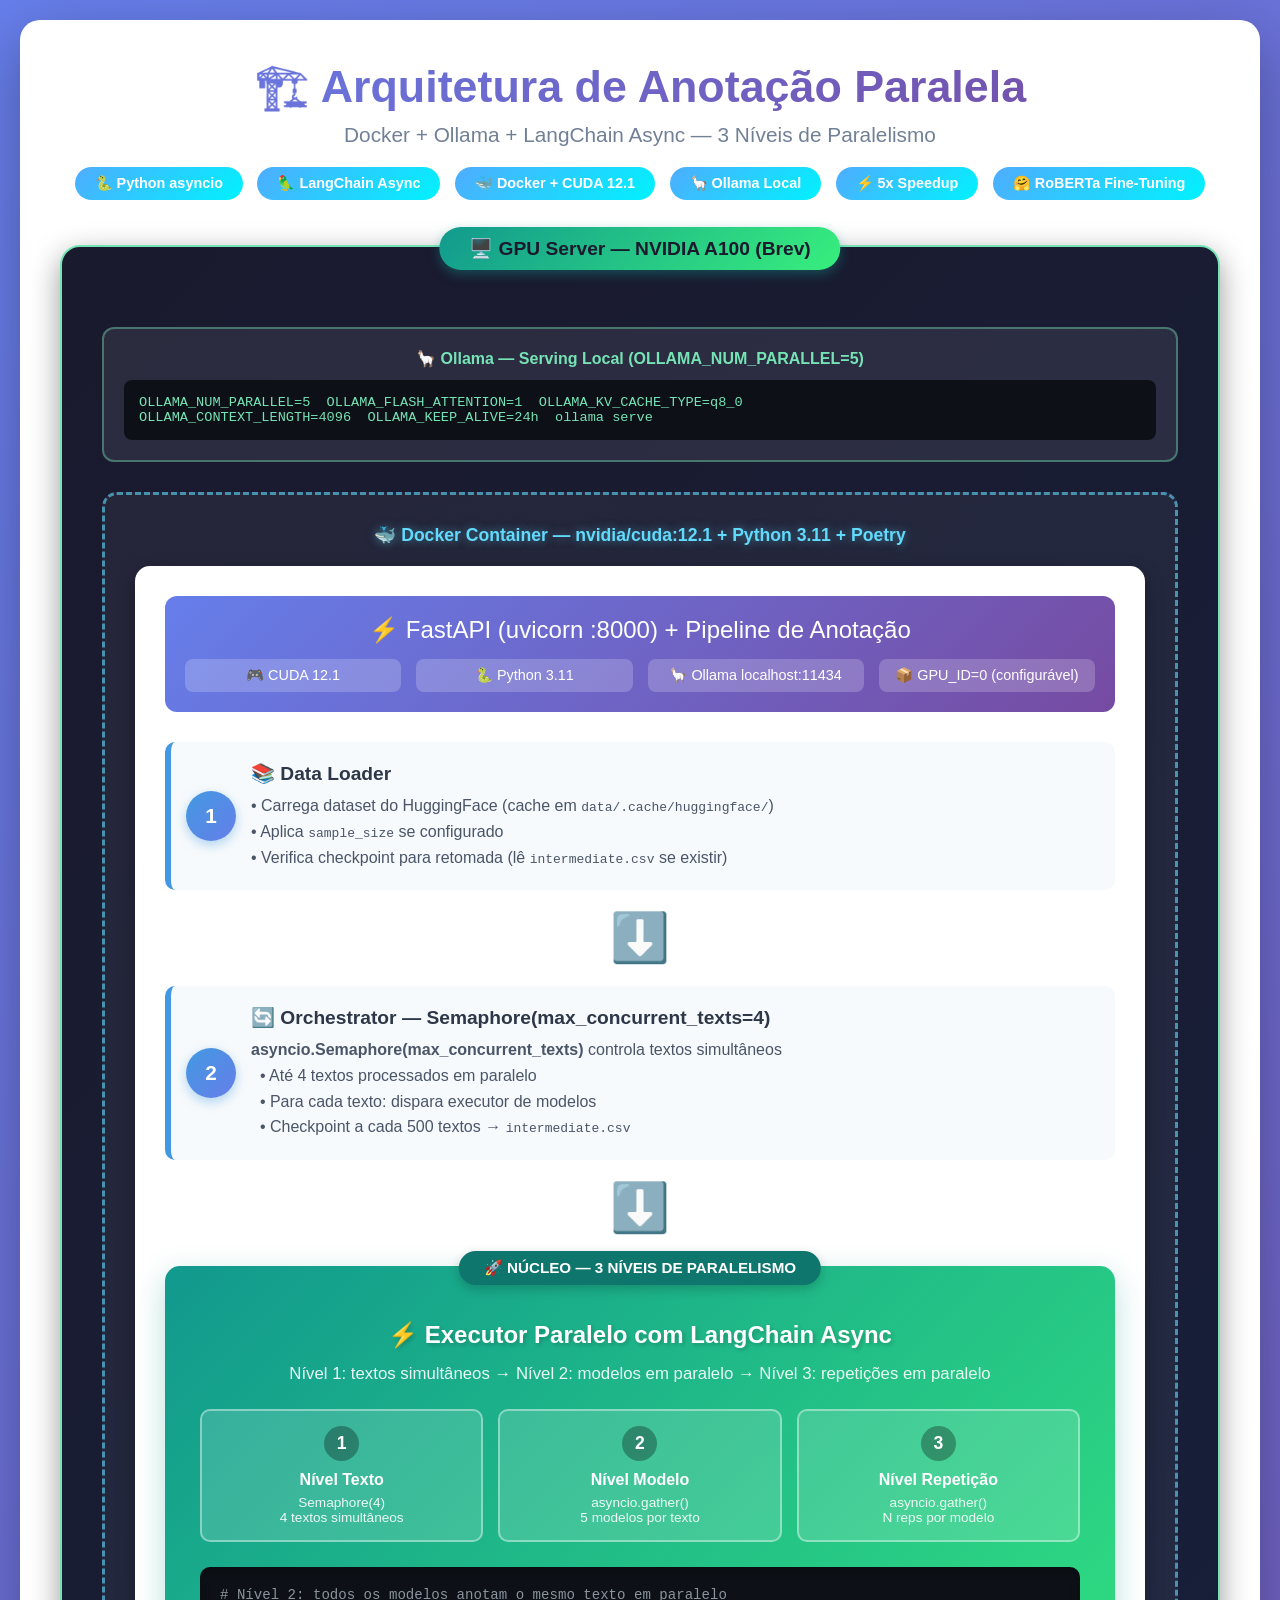
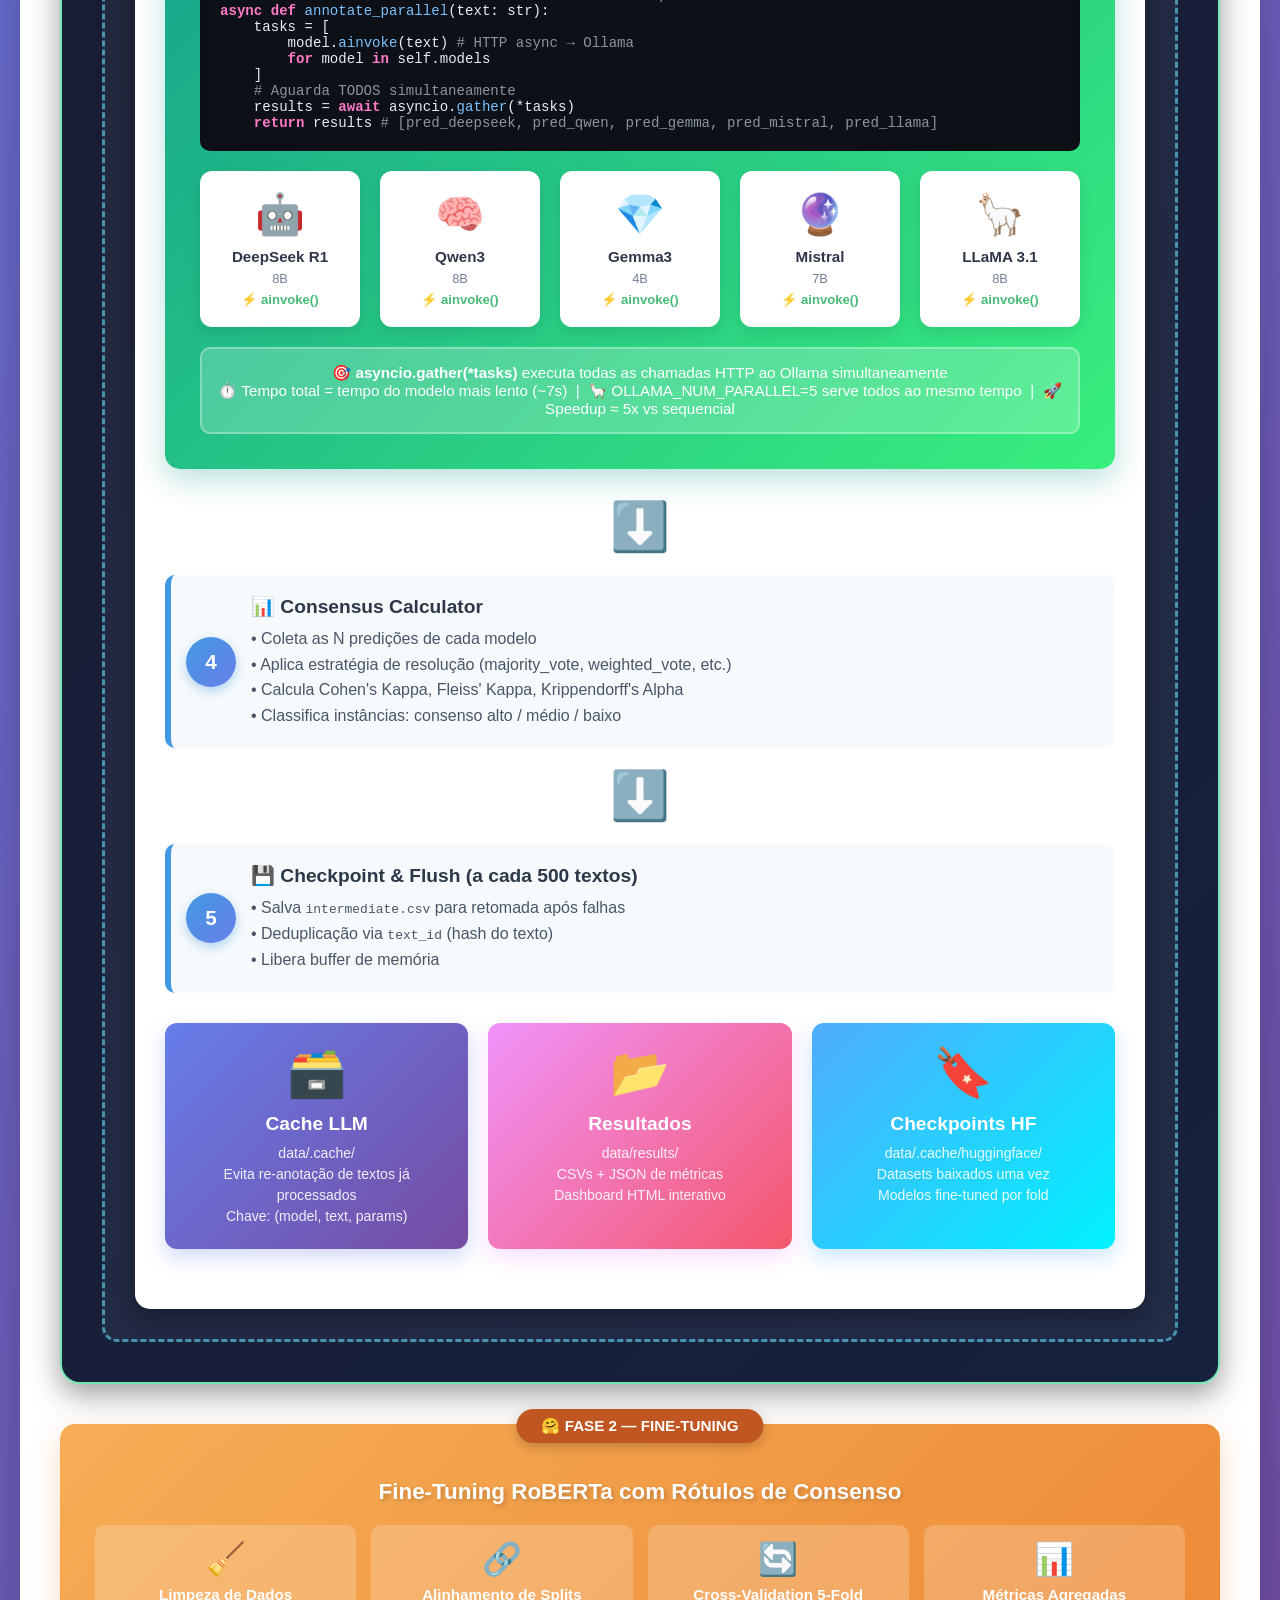
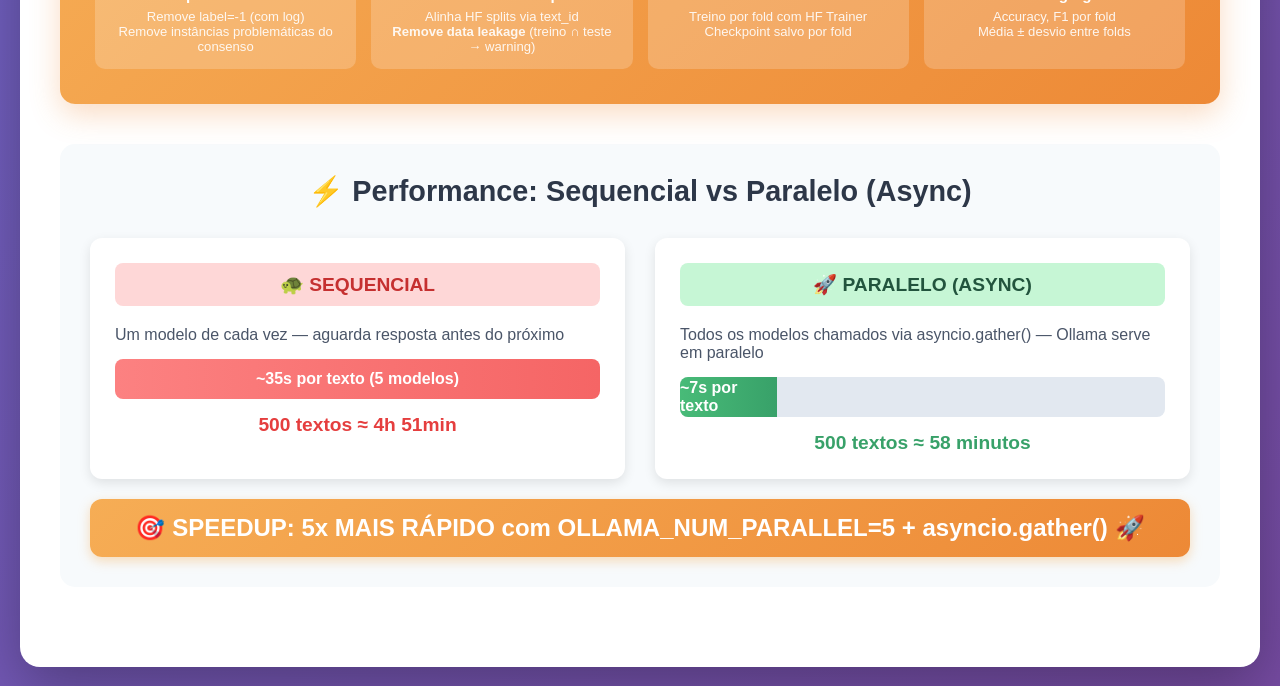
<file: docs/pipeline.html>
<!DOCTYPE html>
<html lang="pt-BR">
<head>
    <meta charset="UTF-8">
    <meta name="viewport" content="width=device-width, initial-scale=1.0">
    <title>Arquitetura de Anotação Paralela - Docker + Ollama + LangChain Async</title>
    <style>
        * {
            margin: 0;
            padding: 0;
            box-sizing: border-box;
        }

        body {
            font-family: 'Segoe UI', Tahoma, Geneva, Verdana, sans-serif;
            background: linear-gradient(135deg, #667eea 0%, #764ba2 100%);
            padding: 20px;
            min-height: 100vh;
        }

        .container {
            max-width: 1600px;
            margin: 0 auto;
            background: white;
            border-radius: 20px;
            padding: 40px;
            box-shadow: 0 20px 60px rgba(0,0,0,0.3);
        }

        h1 {
            text-align: center;
            color: #2d3748;
            font-size: 2.8em;
            margin-bottom: 10px;
            background: linear-gradient(135deg, #667eea 0%, #764ba2 100%);
            -webkit-background-clip: text;
            -webkit-text-fill-color: transparent;
        }

        .subtitle {
            text-align: center;
            color: #718096;
            font-size: 1.3em;
            margin-bottom: 15px;
        }

        .tech-badge {
            display: inline-block;
            background: linear-gradient(135deg, #4facfe 0%, #00f2fe 100%);
            color: white;
            padding: 8px 20px;
            border-radius: 20px;
            font-weight: bold;
            margin: 5px;
            font-size: 0.9em;
        }

        .badges-container {
            text-align: center;
            margin-bottom: 40px;
        }

        /* GPU SERVER CONTAINER */
        .gpu-server {
            background: linear-gradient(135deg, #1a1a2e 0%, #16213e 100%);
            border-radius: 20px;
            padding: 40px;
            margin-bottom: 40px;
            position: relative;
            box-shadow: 0 10px 30px rgba(0,0,0,0.4);
            border: 2px solid #76e3b5;
        }

        .server-label {
            position: absolute;
            top: -20px;
            left: 50%;
            transform: translateX(-50%);
            background: linear-gradient(135deg, #11998e 0%, #38ef7d 100%);
            color: #1a1a2e;
            padding: 10px 30px;
            border-radius: 25px;
            font-weight: bold;
            font-size: 1.2em;
            box-shadow: 0 4px 12px rgba(17, 153, 142, 0.4);
            white-space: nowrap;
        }

        /* DOCKER CONTAINER */
        .docker-container {
            background: rgba(255,255,255,0.05);
            border: 3px dashed rgba(97, 218, 251, 0.6);
            border-radius: 15px;
            padding: 30px;
            margin-top: 30px;
        }

        .docker-label {
            color: #61dafb;
            font-weight: bold;
            font-size: 1.1em;
            margin-bottom: 20px;
            text-align: center;
            text-shadow: 0 0 10px rgba(97, 218, 251, 0.5);
        }

        /* OLLAMA SECTION */
        .ollama-section {
            background: rgba(255,255,255,0.08);
            border: 2px solid rgba(118, 227, 181, 0.4);
            border-radius: 12px;
            padding: 20px;
            margin-bottom: 25px;
        }

        .ollama-label {
            color: #76e3b5;
            font-weight: bold;
            font-size: 1em;
            margin-bottom: 12px;
            text-align: center;
        }

        .ollama-config {
            background: #0d1117;
            border-radius: 8px;
            padding: 15px;
            font-family: 'Courier New', monospace;
            font-size: 0.85em;
            color: #76e3b5;
            overflow-x: auto;
        }

        /* TASK CONTAINER */
        .task-container {
            background: white;
            border-radius: 15px;
            padding: 30px;
            box-shadow: 0 8px 20px rgba(0,0,0,0.3);
        }

        .task-header {
            background: linear-gradient(135deg, #667eea 0%, #764ba2 100%);
            color: white;
            padding: 20px;
            border-radius: 12px;
            text-align: center;
            margin-bottom: 30px;
        }

        .task-specs {
            display: grid;
            grid-template-columns: repeat(4, 1fr);
            gap: 15px;
            margin-top: 15px;
            font-size: 0.9em;
        }

        .spec-item {
            background: rgba(255,255,255,0.2);
            padding: 8px;
            border-radius: 8px;
            text-align: center;
        }

        /* FLUXO PRINCIPAL */
        .main-flow {
            margin-top: 30px;
        }

        .flow-step {
            background: #f7fafc;
            border-left: 6px solid #4299e1;
            padding: 20px;
            padding-left: 80px;
            margin: 20px 0;
            border-radius: 10px;
            position: relative;
            transition: all 0.3s ease;
        }

        .flow-step:hover {
            background: #edf2f7;
            transform: translateX(10px);
        }

        .step-number {
            position: absolute;
            left: 15px;
            top: 50%;
            transform: translateY(-50%);
            background: linear-gradient(135deg, #4299e1 0%, #667eea 100%);
            color: white;
            width: 50px;
            height: 50px;
            border-radius: 50%;
            display: flex;
            align-items: center;
            justify-content: center;
            font-weight: bold;
            font-size: 1.3em;
            box-shadow: 0 4px 12px rgba(66, 153, 225, 0.4);
        }

        .step-title {
            font-weight: bold;
            font-size: 1.2em;
            color: #2d3748;
            margin-bottom: 8px;
        }

        .step-description {
            color: #4a5568;
            line-height: 1.6;
        }

        /* ASYNC PARALELO - NÚCLEO DA ARQUITETURA */
        .async-container {
            background: linear-gradient(135deg, #11998e 0%, #38ef7d 100%);
            border-radius: 15px;
            padding: 35px;
            margin: 30px 0;
            box-shadow: 0 10px 30px rgba(17, 153, 142, 0.3);
            position: relative;
        }

        .async-badge {
            position: absolute;
            top: -15px;
            left: 50%;
            transform: translateX(-50%);
            background: #0f766e;
            color: white;
            padding: 8px 25px;
            border-radius: 20px;
            font-weight: bold;
            font-size: 0.95em;
            box-shadow: 0 4px 12px rgba(0,0,0,0.2);
            white-space: nowrap;
        }

        .async-title {
            text-align: center;
            color: white;
            font-weight: bold;
            font-size: 1.5em;
            margin: 20px 0 15px 0;
            text-shadow: 2px 2px 4px rgba(0,0,0,0.2);
        }

        .async-subtitle {
            text-align: center;
            color: rgba(255,255,255,0.9);
            margin-bottom: 25px;
            font-size: 1.05em;
        }

        /* NÍVEIS DE PARALELISMO */
        .parallelism-levels {
            display: grid;
            grid-template-columns: repeat(3, 1fr);
            gap: 15px;
            margin-bottom: 25px;
        }

        .level-box {
            background: rgba(255,255,255,0.15);
            border: 2px solid rgba(255,255,255,0.4);
            border-radius: 10px;
            padding: 15px;
            text-align: center;
            color: white;
        }

        .level-number {
            background: rgba(0,0,0,0.3);
            width: 35px;
            height: 35px;
            border-radius: 50%;
            display: flex;
            align-items: center;
            justify-content: center;
            font-weight: bold;
            font-size: 1.1em;
            margin: 0 auto 10px;
        }

        .level-title {
            font-weight: bold;
            font-size: 1em;
            margin-bottom: 6px;
        }

        .level-desc {
            font-size: 0.85em;
            opacity: 0.9;
        }

        /* MODELOS EM ASYNC */
        .models-grid {
            display: grid;
            grid-template-columns: repeat(5, 1fr);
            gap: 20px;
            margin-bottom: 20px;
        }

        .model-card {
            background: white;
            border-radius: 12px;
            padding: 20px 12px;
            text-align: center;
            box-shadow: 0 5px 15px rgba(0,0,0,0.1);
            transition: all 0.4s ease;
            position: relative;
            overflow: hidden;
        }

        .model-card::before {
            content: '';
            position: absolute;
            top: 0;
            left: -100%;
            width: 100%;
            height: 100%;
            background: linear-gradient(90deg, transparent, rgba(255,255,255,0.5), transparent);
            transition: left 0.5s;
        }

        .model-card:hover::before {
            left: 100%;
        }

        .model-card:hover {
            transform: translateY(-8px);
            box-shadow: 0 10px 25px rgba(0,0,0,0.2);
        }

        .model-icon {
            font-size: 2.5em;
            margin-bottom: 10px;
            animation: float 3s ease-in-out infinite;
        }

        @keyframes float {
            0%, 100% { transform: translateY(0); }
            50% { transform: translateY(-10px); }
        }

        .model-card:nth-child(1) .model-icon { animation-delay: 0s; }
        .model-card:nth-child(2) .model-icon { animation-delay: 0.2s; }
        .model-card:nth-child(3) .model-icon { animation-delay: 0.4s; }
        .model-card:nth-child(4) .model-icon { animation-delay: 0.6s; }
        .model-card:nth-child(5) .model-icon { animation-delay: 0.8s; }

        .model-name {
            font-weight: bold;
            color: #2d3748;
            margin-bottom: 6px;
            font-size: 0.95em;
        }

        .model-size {
            color: #718096;
            font-size: 0.8em;
            margin-bottom: 6px;
        }

        .model-status {
            color: #48bb78;
            font-size: 0.82em;
            font-weight: 600;
        }

        .async-note {
            background: rgba(255,255,255,0.2);
            border-radius: 10px;
            padding: 15px;
            color: white;
            text-align: center;
            margin-top: 20px;
            font-size: 0.95em;
            border: 2px solid rgba(255,255,255,0.3);
        }

        /* CÓDIGO ASYNC */
        .code-block {
            background: #0d1117;
            color: #e6edf3;
            padding: 20px;
            border-radius: 10px;
            font-family: 'Courier New', monospace;
            font-size: 0.88em;
            overflow-x: auto;
            margin: 20px 0;
            box-shadow: inset 0 2px 10px rgba(0,0,0,0.3);
        }

        .code-comment { color: #8b949e; }
        .code-keyword { color: #ff79c6; font-weight: bold; }
        .code-function { color: #79c0ff; }
        .code-string { color: #a5d6ff; }
        .code-number { color: #f8c555; }

        /* SETAS E CONECTORES */
        .arrow-down {
            text-align: center;
            font-size: 3em;
            color: #4299e1;
            margin: 15px 0;
            animation: bounce 2s infinite;
        }

        @keyframes bounce {
            0%, 100% { transform: translateY(0); }
            50% { transform: translateY(-15px); }
        }

        /* STORAGE */
        .storage-section {
            display: grid;
            grid-template-columns: repeat(3, 1fr);
            gap: 20px;
            margin: 30px 0;
        }

        .storage-box {
            border-radius: 12px;
            padding: 22px;
            color: white;
            text-align: center;
            transition: transform 0.3s ease;
        }

        .storage-box:hover {
            transform: scale(1.05);
        }

        .storage-box.cache {
            background: linear-gradient(135deg, #667eea 0%, #764ba2 100%);
            box-shadow: 0 8px 20px rgba(102, 126, 234, 0.3);
        }

        .storage-box.results {
            background: linear-gradient(135deg, #f093fb 0%, #f5576c 100%);
            box-shadow: 0 8px 20px rgba(240, 147, 251, 0.3);
        }

        .storage-box.checkpoints {
            background: linear-gradient(135deg, #4facfe 0%, #00f2fe 100%);
            box-shadow: 0 8px 20px rgba(79, 172, 254, 0.3);
        }

        .storage-icon {
            font-size: 3em;
            margin-bottom: 12px;
        }

        .storage-title {
            font-weight: bold;
            font-size: 1.2em;
            margin-bottom: 8px;
        }

        .storage-desc {
            font-size: 0.88em;
            opacity: 0.9;
            line-height: 1.5;
        }

        /* FINE-TUNING SECTION */
        .finetune-section {
            background: linear-gradient(135deg, #f6ad55 0%, #ed8936 100%);
            border-radius: 15px;
            padding: 35px;
            margin: 30px 0;
            box-shadow: 0 10px 30px rgba(237, 137, 54, 0.3);
            position: relative;
        }

        .finetune-badge {
            position: absolute;
            top: -15px;
            left: 50%;
            transform: translateX(-50%);
            background: #c05621;
            color: white;
            padding: 8px 25px;
            border-radius: 20px;
            font-weight: bold;
            font-size: 0.95em;
            box-shadow: 0 4px 12px rgba(0,0,0,0.2);
        }

        .finetune-title {
            text-align: center;
            color: white;
            font-weight: bold;
            font-size: 1.4em;
            margin: 20px 0 20px 0;
            text-shadow: 2px 2px 4px rgba(0,0,0,0.2);
        }

        .finetune-grid {
            display: grid;
            grid-template-columns: repeat(4, 1fr);
            gap: 15px;
            margin-top: 20px;
        }

        .finetune-step {
            background: rgba(255,255,255,0.2);
            border-radius: 10px;
            padding: 15px;
            color: white;
            text-align: center;
        }

        .finetune-step-icon {
            font-size: 2em;
            margin-bottom: 8px;
        }

        .finetune-step-title {
            font-weight: bold;
            font-size: 0.95em;
            margin-bottom: 6px;
        }

        .finetune-step-desc {
            font-size: 0.82em;
            opacity: 0.9;
        }

        /* TIMELINE DE PERFORMANCE */
        .performance-section {
            background: #f7fafc;
            border-radius: 15px;
            padding: 30px;
            margin: 40px 0;
        }

        .performance-title {
            text-align: center;
            font-size: 1.8em;
            color: #2d3748;
            margin-bottom: 30px;
            font-weight: bold;
        }

        .comparison {
            display: grid;
            grid-template-columns: repeat(2, 1fr);
            gap: 30px;
        }

        .comparison-box {
            background: white;
            border-radius: 12px;
            padding: 25px;
            box-shadow: 0 4px 12px rgba(0,0,0,0.1);
        }

        .comparison-label {
            text-align: center;
            font-weight: bold;
            font-size: 1.2em;
            margin-bottom: 20px;
            padding: 10px;
            border-radius: 8px;
        }

        .sequential-label { background: #fed7d7; color: #c53030; }
        .parallel-label { background: #c6f6d5; color: #22543d; }

        .time-bar {
            background: #e2e8f0;
            height: 40px;
            border-radius: 8px;
            margin: 10px 0;
            position: relative;
            overflow: hidden;
        }

        .time-fill {
            height: 100%;
            display: flex;
            align-items: center;
            justify-content: center;
            color: white;
            font-weight: bold;
            transition: width 2s ease;
        }

        .sequential-fill {
            background: linear-gradient(90deg, #fc8181 0%, #f56565 100%);
            width: 100%;
        }

        .parallel-fill {
            background: linear-gradient(90deg, #48bb78 0%, #38a169 100%);
            width: 20%;
        }

        .speedup-badge {
            text-align: center;
            background: linear-gradient(135deg, #f6ad55 0%, #ed8936 100%);
            color: white;
            padding: 15px;
            border-radius: 12px;
            font-size: 1.5em;
            font-weight: bold;
            margin-top: 20px;
            box-shadow: 0 4px 12px rgba(246, 173, 85, 0.4);
        }

        /* RESPONSIVE */
        @media (max-width: 1200px) {
            .models-grid { grid-template-columns: repeat(3, 1fr); }
            .finetune-grid { grid-template-columns: repeat(2, 1fr); }
            .task-specs { grid-template-columns: repeat(2, 1fr); }
        }

        @media (max-width: 768px) {
            .models-grid { grid-template-columns: repeat(2, 1fr); }
            .comparison { grid-template-columns: 1fr; }
            .storage-section { grid-template-columns: 1fr; }
            .parallelism-levels { grid-template-columns: 1fr; }
        }
    </style>
</head>
<body>
    <div class="container">
        <h1>🏗️ Arquitetura de Anotação Paralela</h1>
        <div class="subtitle">Docker + Ollama + LangChain Async — 3 Níveis de Paralelismo</div>

        <div class="badges-container">
            <span class="tech-badge">🐍 Python asyncio</span>
            <span class="tech-badge">🦜 LangChain Async</span>
            <span class="tech-badge">🐳 Docker + CUDA 12.1</span>
            <span class="tech-badge">🦙 Ollama Local</span>
            <span class="tech-badge">⚡ 5x Speedup</span>
            <span class="tech-badge">🤗 RoBERTa Fine-Tuning</span>
        </div>

        <!-- GPU SERVER -->
        <div class="gpu-server">
            <div class="server-label">🖥️ GPU Server — NVIDIA A100 (Brev)</div>

            <!-- OLLAMA CONFIG -->
            <div class="ollama-section" style="margin-top: 40px;">
                <div class="ollama-label">🦙 Ollama — Serving Local (OLLAMA_NUM_PARALLEL=5)</div>
                <div class="ollama-config">
OLLAMA_NUM_PARALLEL=5 &nbsp;OLLAMA_FLASH_ATTENTION=1 &nbsp;OLLAMA_KV_CACHE_TYPE=q8_0<br>
OLLAMA_CONTEXT_LENGTH=4096 &nbsp;OLLAMA_KEEP_ALIVE=24h &nbsp;ollama serve
                </div>
            </div>

            <!-- DOCKER CONTAINER -->
            <div class="docker-container">
                <div class="docker-label">🐳 Docker Container — nvidia/cuda:12.1 + Python 3.11 + Poetry</div>

                <!-- TASK CONTAINER -->
                <div class="task-container">
                    <div class="task-header">
                        <div style="font-size: 1.5em; margin-bottom: 10px;">
                            ⚡ FastAPI (uvicorn :8000) + Pipeline de Anotação
                        </div>
                        <div class="task-specs">
                            <div class="spec-item">🎮 CUDA 12.1</div>
                            <div class="spec-item">🐍 Python 3.11</div>
                            <div class="spec-item">🦙 Ollama localhost:11434</div>
                            <div class="spec-item">📦 GPU_ID=0 (configurável)</div>
                        </div>
                    </div>

                    <!-- FLUXO PRINCIPAL -->
                    <div class="main-flow">
                        <!-- STEP 1 -->
                        <div class="flow-step">
                            <div class="step-number">1</div>
                            <div class="step-title">📚 Data Loader</div>
                            <div class="step-description">
                                • Carrega dataset do HuggingFace (cache em <code>data/.cache/huggingface/</code>)<br>
                                • Aplica <code>sample_size</code> se configurado<br>
                                • Verifica checkpoint para retomada (lê <code>intermediate.csv</code> se existir)
                            </div>
                        </div>

                        <div class="arrow-down">⬇️</div>

                        <!-- STEP 2 -->
                        <div class="flow-step">
                            <div class="step-number">2</div>
                            <div class="step-title">🔄 Orchestrator — Semaphore(max_concurrent_texts=4)</div>
                            <div class="step-description">
                                <strong>asyncio.Semaphore(max_concurrent_texts)</strong> controla textos simultâneos<br>
                                &nbsp;&nbsp;• Até 4 textos processados em paralelo<br>
                                &nbsp;&nbsp;• Para cada texto: dispara executor de modelos<br>
                                &nbsp;&nbsp;• Checkpoint a cada 500 textos → <code>intermediate.csv</code>
                            </div>
                        </div>

                        <div class="arrow-down">⬇️</div>

                        <!-- STEP 3 - ASYNC PARALELO -->
                        <div class="async-container">
                            <div class="async-badge">🚀 NÚCLEO — 3 NÍVEIS DE PARALELISMO</div>
                            <div class="async-title">⚡ Executor Paralelo com LangChain Async</div>
                            <div class="async-subtitle">
                                Nível 1: textos simultâneos → Nível 2: modelos em paralelo → Nível 3: repetições em paralelo
                            </div>

                            <!-- NÍVEIS -->
                            <div class="parallelism-levels">
                                <div class="level-box">
                                    <div class="level-number">1</div>
                                    <div class="level-title">Nível Texto</div>
                                    <div class="level-desc">Semaphore(4)<br>4 textos simultâneos</div>
                                </div>
                                <div class="level-box">
                                    <div class="level-number">2</div>
                                    <div class="level-title">Nível Modelo</div>
                                    <div class="level-desc">asyncio.gather()<br>5 modelos por texto</div>
                                </div>
                                <div class="level-box">
                                    <div class="level-number">3</div>
                                    <div class="level-title">Nível Repetição</div>
                                    <div class="level-desc">asyncio.gather()<br>N reps por modelo</div>
                                </div>
                            </div>

                            <div class="code-block">
<span class="code-comment"># Nível 2: todos os modelos anotam o mesmo texto em paralelo</span><br>
<span class="code-keyword">async def</span> <span class="code-function">annotate_parallel</span>(text: str):<br>
&nbsp;&nbsp;&nbsp;&nbsp;tasks = [<br>
&nbsp;&nbsp;&nbsp;&nbsp;&nbsp;&nbsp;&nbsp;&nbsp;model.<span class="code-function">ainvoke</span>(text)  <span class="code-comment"># HTTP async → Ollama</span><br>
&nbsp;&nbsp;&nbsp;&nbsp;&nbsp;&nbsp;&nbsp;&nbsp;<span class="code-keyword">for</span> model <span class="code-keyword">in</span> self.models<br>
&nbsp;&nbsp;&nbsp;&nbsp;]<br>
&nbsp;&nbsp;&nbsp;&nbsp;<span class="code-comment"># Aguarda TODOS simultaneamente</span><br>
&nbsp;&nbsp;&nbsp;&nbsp;results = <span class="code-keyword">await</span> asyncio.<span class="code-function">gather</span>(*tasks)<br>
&nbsp;&nbsp;&nbsp;&nbsp;<span class="code-keyword">return</span> results  <span class="code-comment"># [pred_deepseek, pred_qwen, pred_gemma, pred_mistral, pred_llama]</span>
                            </div>

                            <div class="models-grid">
                                <div class="model-card">
                                    <div class="model-icon">🤖</div>
                                    <div class="model-name">DeepSeek R1</div>
                                    <div class="model-size">8B</div>
                                    <div class="model-status">⚡ ainvoke()</div>
                                </div>
                                <div class="model-card">
                                    <div class="model-icon">🧠</div>
                                    <div class="model-name">Qwen3</div>
                                    <div class="model-size">8B</div>
                                    <div class="model-status">⚡ ainvoke()</div>
                                </div>
                                <div class="model-card">
                                    <div class="model-icon">💎</div>
                                    <div class="model-name">Gemma3</div>
                                    <div class="model-size">4B</div>
                                    <div class="model-status">⚡ ainvoke()</div>
                                </div>
                                <div class="model-card">
                                    <div class="model-icon">🔮</div>
                                    <div class="model-name">Mistral</div>
                                    <div class="model-size">7B</div>
                                    <div class="model-status">⚡ ainvoke()</div>
                                </div>
                                <div class="model-card">
                                    <div class="model-icon">🦙</div>
                                    <div class="model-name">LLaMA 3.1</div>
                                    <div class="model-size">8B</div>
                                    <div class="model-status">⚡ ainvoke()</div>
                                </div>
                            </div>

                            <div class="async-note">
                                <strong>🎯 asyncio.gather(*tasks)</strong> executa todas as chamadas HTTP ao Ollama simultaneamente<br>
                                ⏱️ Tempo total = tempo do modelo mais lento (~7s) &nbsp;|&nbsp;
                                🦙 OLLAMA_NUM_PARALLEL=5 serve todos ao mesmo tempo &nbsp;|&nbsp;
                                🚀 Speedup ≈ 5x vs sequencial
                            </div>
                        </div>

                        <div class="arrow-down">⬇️</div>

                        <!-- STEP 4 -->
                        <div class="flow-step">
                            <div class="step-number">4</div>
                            <div class="step-title">📊 Consensus Calculator</div>
                            <div class="step-description">
                                • Coleta as N predições de cada modelo<br>
                                • Aplica estratégia de resolução (majority_vote, weighted_vote, etc.)<br>
                                • Calcula Cohen's Kappa, Fleiss' Kappa, Krippendorff's Alpha<br>
                                • Classifica instâncias: consenso alto / médio / baixo
                            </div>
                        </div>

                        <div class="arrow-down">⬇️</div>

                        <!-- STEP 5 -->
                        <div class="flow-step">
                            <div class="step-number">5</div>
                            <div class="step-title">💾 Checkpoint &amp; Flush (a cada 500 textos)</div>
                            <div class="step-description">
                                • Salva <code>intermediate.csv</code> para retomada após falhas<br>
                                • Deduplicação via <code>text_id</code> (hash do texto)<br>
                                • Libera buffer de memória
                            </div>
                        </div>
                    </div>

                    <!-- STORAGE -->
                    <div class="storage-section">
                        <div class="storage-box cache">
                            <div class="storage-icon">🗃️</div>
                            <div class="storage-title">Cache LLM</div>
                            <div class="storage-desc">
                                data/.cache/<br>
                                Evita re-anotação de textos já processados<br>
                                Chave: (model, text, params)
                            </div>
                        </div>
                        <div class="storage-box results">
                            <div class="storage-icon">📂</div>
                            <div class="storage-title">Resultados</div>
                            <div class="storage-desc">
                                data/results/<br>
                                CSVs + JSON de métricas<br>
                                Dashboard HTML interativo
                            </div>
                        </div>
                        <div class="storage-box checkpoints">
                            <div class="storage-icon">🔖</div>
                            <div class="storage-title">Checkpoints HF</div>
                            <div class="storage-desc">
                                data/.cache/huggingface/<br>
                                Datasets baixados uma vez<br>
                                Modelos fine-tuned por fold
                            </div>
                        </div>
                    </div>
                </div>
            </div>
        </div>

        <!-- FINE-TUNING SECTION -->
        <div class="finetune-section">
            <div class="finetune-badge">🤗 FASE 2 — FINE-TUNING</div>
            <div class="finetune-title">Fine-Tuning RoBERTa com Rótulos de Consenso</div>

            <div class="finetune-grid">
                <div class="finetune-step">
                    <div class="finetune-step-icon">🧹</div>
                    <div class="finetune-step-title">Limpeza de Dados</div>
                    <div class="finetune-step-desc">Remove label=-1 (com log)<br>Remove instâncias problemáticas do consenso</div>
                </div>
                <div class="finetune-step">
                    <div class="finetune-step-icon">🔗</div>
                    <div class="finetune-step-title">Alinhamento de Splits</div>
                    <div class="finetune-step-desc">Alinha HF splits via text_id<br><strong>Remove data leakage</strong> (treino ∩ teste → warning)</div>
                </div>
                <div class="finetune-step">
                    <div class="finetune-step-icon">🔄</div>
                    <div class="finetune-step-title">Cross-Validation 5-Fold</div>
                    <div class="finetune-step-desc">Treino por fold com HF Trainer<br>Checkpoint salvo por fold</div>
                </div>
                <div class="finetune-step">
                    <div class="finetune-step-icon">📊</div>
                    <div class="finetune-step-title">Métricas Agregadas</div>
                    <div class="finetune-step-desc">Accuracy, F1 por fold<br>Média ± desvio entre folds</div>
                </div>
            </div>
        </div>

        <!-- PERFORMANCE -->
        <div class="performance-section">
            <div class="performance-title">⚡ Performance: Sequencial vs Paralelo (Async)</div>

            <div class="comparison">
                <div class="comparison-box">
                    <div class="comparison-label sequential-label">🐢 SEQUENCIAL</div>
                    <div style="color: #4a5568; margin-bottom: 15px;">
                        Um modelo de cada vez — aguarda resposta antes do próximo
                    </div>
                    <div class="time-bar">
                        <div class="time-fill sequential-fill">~35s por texto (5 modelos)</div>
                    </div>
                    <div style="text-align: center; margin-top: 15px; font-size: 1.2em; color: #e53e3e; font-weight: bold;">
                        500 textos ≈ 4h 51min
                    </div>
                </div>

                <div class="comparison-box">
                    <div class="comparison-label parallel-label">🚀 PARALELO (ASYNC)</div>
                    <div style="color: #4a5568; margin-bottom: 15px;">
                        Todos os modelos chamados via asyncio.gather() — Ollama serve em paralelo
                    </div>
                    <div class="time-bar">
                        <div class="time-fill parallel-fill">~7s por texto</div>
                    </div>
                    <div style="text-align: center; margin-top: 15px; font-size: 1.2em; color: #38a169; font-weight: bold;">
                        500 textos ≈ 58 minutos
                    </div>
                </div>
            </div>

            <div class="speedup-badge">
                🎯 SPEEDUP: 5x MAIS RÁPIDO com OLLAMA_NUM_PARALLEL=5 + asyncio.gather() 🚀
            </div>
        </div>

    </div>
</body>
</html>
</file>
